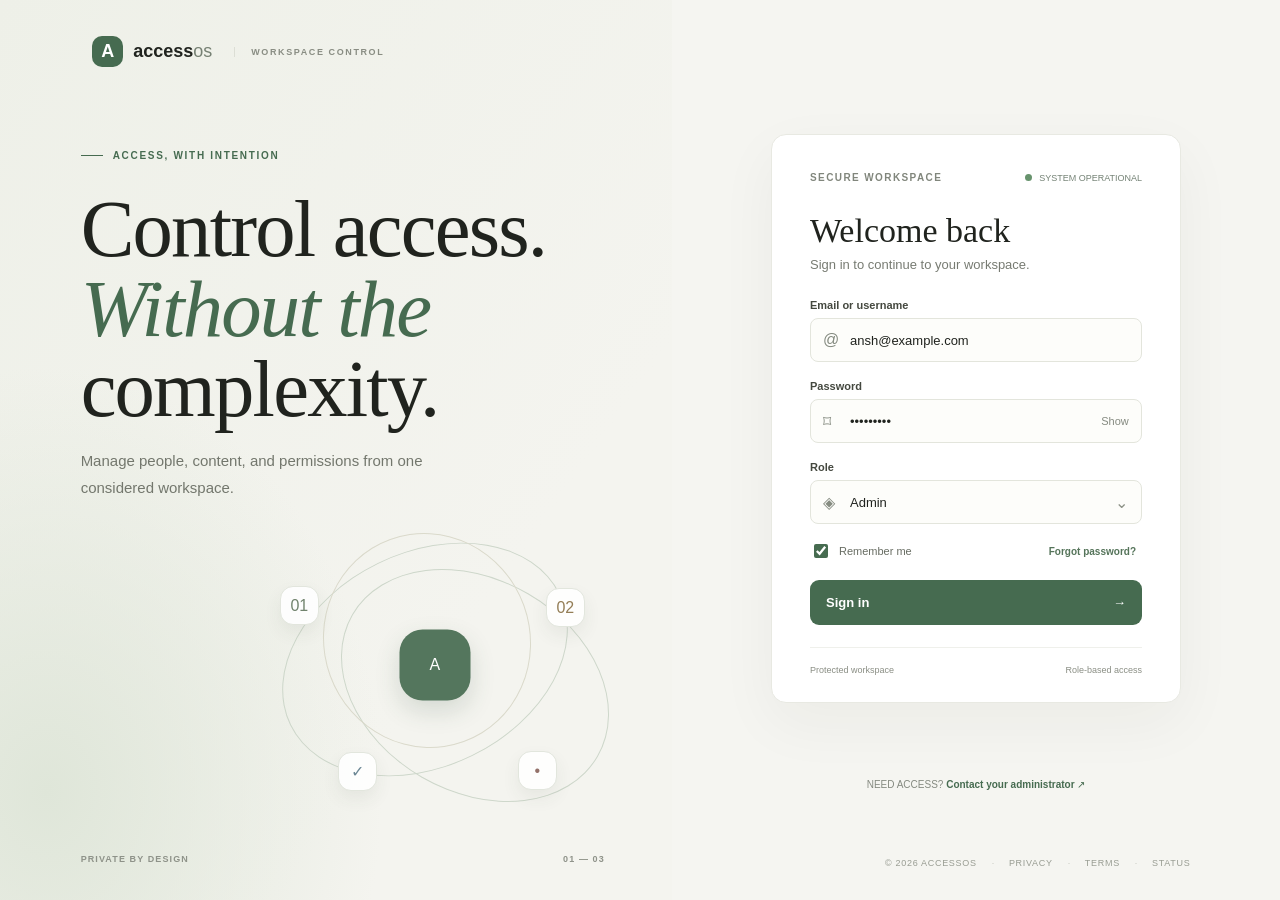
<file: labmst/index.html>
<!doctype html>
<html lang="en">
<head>
  <meta charset="utf-8">
  <meta name="viewport" content="width=device-width, initial-scale=1">
  <meta name="theme-color" content="#f5f5f1">
  <title>AccessOS | Secure workspace</title>
  <link rel="stylesheet" href="css/style.css">
  <link rel="stylesheet" href="css/login.css">
</head>
<body data-page="login">
  <main class="login-layout">
    <div class="login-brand"><span class="brand-mark">A</span><span>access<span class="brand-light">os</span></span><span class="brand-kicker">WORKSPACE CONTROL</span></div>
    <section class="login-story">
      <div class="story-content"><div class="story-kicker">ACCESS, WITH INTENTION</div><h1>Control access.<br><em>Without the</em><br>complexity.</h1><p class="story-copy">Manage people, content, and permissions from one considered workspace.</p></div>
      <div class="artboard" aria-hidden="true"><div class="art-orbit one"></div><div class="art-orbit two"></div><div class="art-orbit three"></div><div class="art-core">A</div><span class="art-node n1">01</span><span class="art-node n2">02</span><span class="art-node n3">✓</span><span class="art-node n4">•</span></div>
      <div class="story-foot"><span>PRIVATE BY DESIGN</span><span>01 — 03</span></div>
    </section>
    <section class="login-side">
      <form class="login-card" id="login-form" novalidate>
        <div class="login-card-top"><span class="eyebrow">SECURE WORKSPACE</span><span class="system-status"><i></i> SYSTEM OPERATIONAL</span></div>
        <h2>Welcome back</h2><p class="login-description">Sign in to continue to your workspace.</p>
        <label class="field-label" for="email">Email or username</label><div class="field-wrap"><span class="field-leading">@</span><input id="email" type="email" autocomplete="username" placeholder="you@company.com" value="ansh@example.com" required></div>
        <label class="field-label" for="password">Password</label><div class="field-wrap"><span class="field-leading">⌑</span><input id="password" type="password" autocomplete="current-password" placeholder="Enter your password" value="workspace" required><button type="button" class="password-toggle" id="toggle-password" aria-label="Show password">Show</button></div>
        <label class="field-label" for="role-select">Role</label><div class="field-wrap role-select-wrap"><span class="field-leading">◈</span><select id="role-select"><option>Admin</option><option>Viewer</option></select><span class="select-caret">⌄</span></div>
        <div class="login-options"><label class="check-label"><input id="remember" type="checkbox" checked> Remember me</label><button class="text-link" type="button" data-action="forgot">Forgot password?</button></div>
        <div class="login-error" id="login-error" role="alert" hidden></div>
        <button class="button primary login-submit" id="login-submit" type="submit"><span>Sign in</span><span aria-hidden="true">→</span></button>
        <div class="login-foot"><span>Protected workspace</span><span>Role-based access</span></div>
      </form>
      <div class="login-contact">NEED ACCESS? <a href="mailto:admin@example.com">Contact your administrator ↗</a></div>
    </section>
    <div class="login-legal"><span>© 2026 ACCESSOS</span><span>PRIVACY</span><span>TERMS</span><span>STATUS</span></div>
  </main>
  <div id="toast-root"></div><div id="dialog-root"></div>
  <script src="js/auth.js"></script><script src="js/permissions.js"></script><script src="js/users.js"></script><script src="js/posts.js"></script><script src="js/activity.js"></script><script src="js/app.js"></script>
</body>
</html>
</file>
<file: labmst/css/style.css>
:root{--bg:#f5f5f1;--surface:#fff;--soft:#f9f9f6;--ink:#20231e;--muted:#777b72;--line:#e7e8e1;--accent:#466b50;--accent-dark:#34543d;--danger:#b4483f;--gold:#b38540;--blue:#50758b;--radius:12px;--motion:180ms cubic-bezier(.2,.7,.2,1);font-family:'DM Sans',sans-serif;color:var(--ink);background:var(--bg);font-synthesis:none}*{box-sizing:border-box}body{margin:0;min-height:100vh;background:var(--bg)}button,input,select,textarea{font:inherit;color:inherit}button{cursor:pointer}button:focus-visible,input:focus-visible,select:focus-visible,textarea:focus-visible,a:focus-visible{outline:3px solid #739776;outline-offset:2px}.sr-only{position:absolute;width:1px;height:1px;padding:0;margin:-1px;overflow:hidden;clip:rect(0,0,0,0);white-space:nowrap;border:0}.icon{width:18px;height:18px;display:inline-block;vertical-align:middle;fill:none;stroke:currentColor;stroke-width:1.7;stroke-linecap:round;stroke-linejoin:round}.button{display:inline-flex;gap:9px;align-items:center;justify-content:center;border:1px solid transparent;border-radius:9px;padding:10px 14px;font-size:13px;font-weight:600;transition:transform var(--motion),background var(--motion),box-shadow var(--motion);white-space:nowrap}.button:hover{transform:translateY(-1px)}.button:active{transform:scale(.98)}.primary{background:var(--accent);color:#fff}.primary:hover{background:var(--accent-dark);box-shadow:0 5px 14px #34543d25}.secondary{background:#fff;border-color:var(--line)}.secondary:hover{background:var(--soft)}.danger{background:var(--danger);color:#fff}.icon-button{width:36px;height:36px;display:inline-grid;place-items:center;border:1px solid transparent;border-radius:9px;background:transparent;color:#656a60}.icon-button:hover{background:#f0f1eb;color:var(--ink)}.brand-mark{width:31px;height:31px;display:grid;place-items:center;border-radius:10px;background:var(--accent);color:#fff}.brand-mark .icon{width:17px}.brand-light{color:#768073;font-weight:400}.eyebrow{font-size:10px;letter-spacing:1.4px;font-weight:700;color:#81867c}.avatar{width:34px;height:34px;display:grid;place-items:center;flex:none;border-radius:50%;font-size:10px;font-weight:700;background:#e4ebe1;color:#55705a}.avatar.rose{background:#f3e6e3;color:#986559}.avatar.blue{background:#e5edf0;color:#547383}.avatar.gold{background:#f3eddd;color:#8d7345}.avatar.small{width:27px;height:27px;font-size:9px}.badge{display:inline-flex;align-items:center;gap:7px;padding:7px 10px;border:1px solid #e1e7df;background:#f4f7f3;border-radius:6px;color:#4d6d53;font-size:9px;font-weight:700;letter-spacing:.65px}.badge.viewer{color:#587281;border-color:#e3e9eb;background:#f3f6f7}.badge i,.live i{width:7px;height:7px;display:inline-block;border-radius:50%;background:#67936d}.status{display:inline-flex;align-items:center;gap:6px;padding:5px 8px;border:1px solid #e5e9e2;border-radius:5px;background:#f5f8f4;color:#58755c;font-size:9px;font-weight:600}.status:before{content:"";width:5px;height:5px;border-radius:50%;background:#729275}.status.draft{background:#f7f3e9;border-color:#eee7d8;color:#98783f}.status.draft:before{background:#b69659}.status.archived{background:#f5f5f3;border-color:#ebebe7;color:#82877e}.status.archived:before{background:#a8ada4}.panel{background:#fff;border:1px solid #e8e9e2;border-radius:11px}.text-link,.inline-link{display:inline-flex;align-items:center;gap:5px;border:0;background:transparent;color:#55745a;font-size:10px;font-weight:600}.inline-link:hover,.text-link:hover{text-decoration:underline}.toast{position:fixed;z-index:80;right:22px;bottom:20px;display:flex;align-items:center;gap:10px;padding:12px 14px;background:#242a23;color:#fff;border-radius:9px;box-shadow:0 12px 36px #1118;font-size:11px;animation:toast-in .2s ease}.toast .icon-button{margin-left:5px;color:#fff}.modal-backdrop{position:fixed;inset:0;z-index:50;display:grid;place-items:center;padding:20px;background:#20261f61;backdrop-filter:blur(2px);animation:fade .15s ease}.modal{position:relative;width:min(100%,430px);padding:26px;background:white;border:1px solid #e7e8e1;border-radius:13px;box-shadow:0 25px 90px #1720162b;animation:modal-in .18s ease}.modal h2{margin:9px 25px 7px 0;font:500 27px/1.15 'Newsreader',Georgia,serif}.modal-copy{margin:0 0 20px;color:#7e8379;font-size:11px;line-height:1.7}.modal-close{position:absolute;right:12px;top:12px}.modal-actions{display:flex;justify-content:flex-end;gap:8px;margin-top:22px}.modal-form{display:grid;gap:14px;margin-top:17px}.modal-field label{display:block;margin-bottom:6px;font-size:9px;color:#74796f;font-weight:600}.modal-field input,.modal-field select,.modal-field textarea{width:100%;min-height:38px;border:1px solid #e5e7df;border-radius:7px;padding:9px 10px;background:#fdfdfa;font-size:11px}.modal-symbol{width:38px;height:38px;display:grid;place-items:center;margin-bottom:15px;border-radius:11px;background:#f8eeec;color:var(--danger)}.modal-symbol.permission{background:#eef3ed;color:#607e63}.modal-body-copy{padding:15px 0;border-block:1px solid var(--line);font-size:11px;line-height:1.7;color:#62685e}.toast-symbol{width:20px;height:20px;display:grid;place-items:center;border-radius:50%;background:#405f43;color:#e8f0e6}.live{display:inline-flex;align-items:center;gap:7px;color:#658068;font-size:9px;letter-spacing:.9px;font-weight:700}.live i{width:6px;height:6px}.activity-item{display:flex;align-items:flex-start;gap:10px;padding:10px 0;border-bottom:1px solid #f0f1ec}.activity-item:last-child{border-bottom:0}.activity-copy{min-width:0;flex:1}.activity-copy p{margin:1px 0 4px;color:#646a60;font-size:10px;line-height:1.5}.activity-copy strong{color:#32372f}.activity-copy b{color:#444a40}.activity-time{font-size:9px;color:#9a9e95}.activity-time i{display:inline-block;width:3px;height:3px;margin:0 6px 2px;border-radius:50%;background:#bec2b9}.empty-state{display:grid;justify-items:center;text-align:center;padding:43px 20px}.empty-icon{width:42px;height:42px;display:grid;place-items:center;margin-bottom:11px;border:1px solid #e8eae3;border-radius:13px;background:#f8f9f5;color:#87947f}.empty-state strong{font:500 19px 'Newsreader',Georgia,serif}.empty-state p{margin:6px 0 13px;color:#858a80;font-size:10px;line-height:1.6}.sr-only{position:absolute}.prototype-note{margin:14px 2px 0;color:#979b92;font-size:9px}.metric-grid{display:grid;grid-template-columns:repeat(4,minmax(0,1fr));gap:13px;margin-bottom:20px}.metric-card{position:relative;min-height:139px;padding:17px 18px;background:#fff;border:1px solid #e8e9e2;border-radius:11px;animation:arrive .45s both}.metric-card:nth-child(2){animation-delay:50ms}.metric-card:nth-child(3){animation-delay:100ms}.metric-card:nth-child(4){animation-delay:150ms}.metric-top{display:flex;align-items:center;justify-content:space-between;color:#84897f;font-size:9px;font-weight:700;letter-spacing:.85px}.metric-icon,.quick-icon{width:30px;height:30px;display:grid;place-items:center;border-radius:8px;background:#edf3ec;color:#57785b}.metric-icon.blue,.quick-icon.blue{background:#edf2f4;color:#5b7e90}.metric-icon.gold,.quick-icon.gold{background:#f5f1e6;color:#a17d43}.metric-icon.rose,.quick-icon.rose{background:#f7efec;color:#a27264}.metric-value{display:block;margin-top:13px;font:500 31px/1 'Newsreader',Georgia,serif}.metric-note{display:flex;gap:5px;margin-top:8px;color:#8a8f85;font-size:9px}.metric-note b{color:#5d8762}.metric-index{position:absolute;right:17px;bottom:16px;font-size:9px;color:#bcc0b7}.page-heading{display:flex;align-items:flex-end;justify-content:space-between;gap:20px;margin-bottom:27px}.page-title-kicker{margin-bottom:10px;font-size:9px;letter-spacing:1.45px;font-weight:700;color:#84897f}.page-heading h1{margin:0;font:500 39px/1.1 'Newsreader',Georgia,serif}.page-heading p{margin:9px 0 0;color:#7a7f75;font-size:12px}.head-actions{display:flex;align-items:center;gap:10px}.dashboard-grid{display:grid;grid-template-columns:1.04fr .96fr;gap:14px;margin-bottom:15px}.quick-panel,.activity-panel,.mini-posts,.audit-panel,.role-card,.settings-section{padding:20px 21px}.panel-heading{display:flex;align-items:flex-end;justify-content:space-between;margin-bottom:15px}.panel-overline{font-size:9px;letter-spacing:1.2px;font-weight:700;color:#8a8f85}.panel-heading h2{margin:5px 0 0;font:500 21px/1.15 'Newsreader',Georgia,serif}.panel-index{font-size:9px;color:#b1b5ac}.quick-action{height:54px;width:100%;display:flex;align-items:center;gap:11px;border:0;border-bottom:1px solid #f0f1ec;background:#fff;text-align:left;padding:0 1px;transition:padding var(--motion)}.quick-action:last-child{border-bottom:0}.quick-action:hover{padding-left:5px}.quick-text{flex:1}.quick-text strong{display:block;font-size:11px}.quick-text small{display:block;margin-top:3px;font-size:9px;color:#898e84}.quick-end{color:#a0a59b}.mini-post-row{display:flex;align-items:center;gap:12px;min-height:48px;border-top:1px solid #f0f1ec}.mini-post-row:first-of-type{border-top:0}.post-marker{width:4px;height:26px;border-radius:3px;background:#729176}.mini-post-title{flex:1;min-width:0;border:0;background:transparent;text-align:left}.mini-post-title strong{display:block;font-size:10px}.mini-post-title small{display:block;margin-top:4px;color:#898e84;font-size:9px}.toolbar{display:flex;align-items:center;justify-content:space-between;gap:12px;margin:4px 0 13px}.tabs{display:flex;align-items:center;gap:3px;overflow:auto}.tab{display:inline-flex;align-items:center;gap:7px;white-space:nowrap;border:0;border-radius:7px;padding:8px 10px;background:transparent;color:#858a80;font-size:10px}.tab.active{background:#fff;border:1px solid #e7e8e1;color:#384138;font-weight:600}.results-count{color:#969a92;font-size:9px;white-space:nowrap}.table-panel{overflow:visible}.table-wrap{width:100%;overflow:visible}.data-table{width:100%;border-collapse:collapse;text-align:left}.data-table th{height:40px;padding:0 15px;border-bottom:1px solid #eceee8;color:#90958b;font-size:8px;letter-spacing:.75px;font-weight:700;white-space:nowrap}.data-table td{height:65px;padding:9px 15px;border-bottom:1px solid #f0f1ec;font-size:10px}.data-table tbody tr:last-child td{border-bottom:0}.data-table tbody tr:hover{background:#fbfcf9}.user-cell{display:flex;align-items:center;gap:10px;min-width:195px}.user-cell strong{display:block;font-size:10px}.user-cell a{display:block;margin-top:4px;color:#8a8f85;font-size:9px;text-decoration:none}.role-label{display:inline-flex;align-items:center;gap:6px;color:#60765f;font-size:9px;font-weight:600}.role-label:before{content:"";width:6px;height:6px;border-radius:50%;background:#779276}.role-label.viewer{color:#647985}.role-label.viewer:before{background:#7a929f}.last-active,.post-author{color:#7c8278;white-space:nowrap}.row-actions{position:relative;text-align:right;width:40px}.row-menu{position:absolute;z-index:15;right:12px;top:47px;min-width:174px;padding:5px;background:white;border:1px solid #e6e8e0;border-radius:8px;box-shadow:0 10px 30px #20291b17}.row-menu button{width:100%;display:block;padding:9px 10px;border:0;border-radius:5px;background:transparent;text-align:left;font-size:10px}.row-menu button:hover{background:#f4f5f0}.delete-option{color:var(--danger)}.table-footer{display:flex;justify-content:space-between;padding:11px 15px;border-top:1px solid #eceee8;color:#999d94;font-size:9px}.post-cell{min-width:250px}.post-cell button,.article-title{display:block;max-width:370px;overflow:hidden;text-overflow:ellipsis;white-space:nowrap;padding:0;border:0;background:transparent;font-size:10px;font-weight:600;text-align:left}.post-cell button:hover,.article-title:hover{color:var(--accent)}.post-cell span{display:block;margin-top:5px;font-size:9px;color:#92968d}.tiny-action{border:0;background:transparent;padding:6px 7px;color:#697066;font-size:9px;border-radius:5px}.tiny-action:hover{background:#f0f1eb}.post-inline-actions{display:flex;align-items:center;justify-content:flex-end;gap:3px}.audit-date{display:flex;justify-content:space-between;padding-bottom:10px;border-bottom:1px solid #eaebe5;color:#959990;font-size:9px;font-weight:700;letter-spacing:.85px}.audit-entry{display:flex;align-items:center;gap:13px;min-height:66px;border-bottom:1px solid #f0f1ec}.audit-entry:last-child{border-bottom:0}.role-grid{display:grid;grid-template-columns:1fr 1fr;gap:15px}.role-card.admin-card{border-top:2px solid #739074}.role-card.viewer-card{border-top:2px solid #879da5}.role-card-top{display:flex;align-items:center;gap:10px}.role-symbol{width:34px;height:34px;display:grid;place-items:center;border-radius:9px;background:#e9f0e8;color:#58755c}.role-kind{font-size:9px;letter-spacing:.7px;font-weight:700;color:#59735b}.role-scope{margin-left:auto;font-size:9px;color:#969b91}.role-card h2{margin:20px 0 4px;font:500 27px 'Newsreader',Georgia,serif}.role-card h3{margin:0;font-size:11px}.role-card>p{margin:8px 0 21px;color:#81867c;font-size:10px;line-height:1.6}.permission-heading{display:flex;justify-content:space-between;padding:11px 0;border-block:1px solid #eceee8;color:#8c9187;font-size:8px;letter-spacing:.8px;font-weight:700}.permission-list{list-style:none;padding:0;margin:4px 0 0}.permission-list li{height:34px;display:flex;align-items:center;gap:9px;font-size:10px}.perm-check,.perm-off{width:17px;height:17px;display:grid;place-items:center;border-radius:50%;background:#edf4ec;color:#648267}.perm-off{border:1px solid #e6e7e1;background:transparent;color:#b7bbb3}.admin-only{margin-left:auto;color:#aaa;letter-spacing:.6px;font-size:7px}.policy-note{display:flex;align-items:center;gap:12px;padding:15px 17px;margin-top:15px}.policy-note div{flex:1}.policy-note strong{font-size:10px}.policy-note p{margin:4px 0 0;color:#858a80;font-size:9px}.settings-layout{display:grid;grid-template-columns:170px minmax(0,1fr);gap:17px}.settings-nav{display:grid;gap:4px;position:sticky;top:18px}.settings-nav a{display:flex;align-items:center;gap:9px;padding:10px;border-radius:7px;text-decoration:none;color:#7a8076;font-size:10px}.settings-nav a:hover,.settings-nav a.selected{background:#eaf0e9;color:#466b50}.settings-sections{display:grid;gap:14px}.settings-title{display:flex;align-items:center;justify-content:space-between;padding-bottom:15px;border-bottom:1px solid #eceee8}.settings-title h2{margin:5px 0 0;font:500 21px 'Newsreader',Georgia,serif}.settings-form{display:grid;grid-template-columns:1fr 1fr;gap:13px;padding-top:16px}.settings-field label{display:block;margin-bottom:6px;font-size:9px;color:#74796f}.settings-field input{width:100%;min-height:37px;border:1px solid #e5e7df;border-radius:7px;padding:9px 10px;background:#fdfdfa;font-size:10px}.setting-row{display:flex;align-items:center;gap:11px;padding:13px 0;border-bottom:1px solid #eff0eb}.setting-row:last-child{border:0}.setting-row-icon{width:28px;height:28px;display:grid;place-items:center;border-radius:8px;background:#f1f3ee;color:#73806f}.setting-copy{flex:1}.setting-copy strong{display:block;font-size:10px}.setting-copy small{display:block;margin-top:4px;color:#858a80;font-size:9px}.shell-footer{display:flex;justify-content:space-between;padding:13px 5.1% 17px;color:#a0a49b;font-size:9px}.read-only-banner{display:flex;justify-content:space-between;align-items:center;padding:14px 16px;margin-bottom:19px;border:1px solid #e1e8e8;background:#f0f5f4;border-radius:9px}.read-only-banner>div{display:flex;align-items:center;gap:10px}.read-only-banner strong,.read-only-banner small{display:block}.read-only-banner strong{font-size:10px}.read-only-banner small{margin-top:3px;color:#79877f;font-size:9px}.read-only-tag{font-size:9px;letter-spacing:.8px;color:#6c8588;font-weight:700}.viewer-layout{display:grid;grid-template-columns:minmax(0,1fr) 250px;gap:15px}.viewer-posts{padding:19px 22px}.post-article{padding:17px 0;border-top:1px solid #eff0eb}.post-article:first-of-type{border-top:0;padding-top:3px}.article-meta{display:flex;justify-content:space-between;align-items:center;color:#8c9188;font-size:9px}.article-meta span:first-child{display:flex;align-items:center;gap:7px}.article-title{margin:12px 0 6px;font:500 22px/1.2 'Newsreader',Georgia,serif}.article-summary{margin:0;color:#777d73;font-size:11px;line-height:1.7}.article-more{display:flex;gap:6px;margin-top:11px;padding:0;border:0;background:transparent;color:#55745a;font-size:10px;font-weight:600}.viewer-rail{display:grid;align-content:start;gap:13px}.pinned-panel,.access-card{padding:18px}.pinned-item{display:block;width:100%;padding:11px 0;border:0;border-top:1px solid #eff0eb;background:transparent;text-align:left;font-size:10px;font-weight:600}.pinned-item span{display:block;margin-top:5px;color:#92968d;font-size:9px;font-weight:400}.access-card{border:1px solid #e4e9e3;border-radius:10px;background:#f2f5ef}.access-card strong{display:block;margin-top:11px;font-size:11px}.access-card p{font-size:10px;line-height:1.6;color:#777d73}.access-card button{border:0;background:transparent;color:#527356;font-size:9px;font-weight:600}.mobile-menu,.mobile-scrim{display:none}@keyframes arrive{from{opacity:0;transform:translateY(12px)}to{opacity:1;transform:translateY(0)}}@keyframes fade{from{opacity:0}to{opacity:1}}@keyframes modal-in{from{opacity:0;transform:scale(.98) translateY(4px)}to{opacity:1;transform:scale(1) translateY(0)}}@keyframes toast-in{from{opacity:0;transform:translateY(8px)}to{opacity:1;transform:translateY(0)}}
@media(max-width:1000px){.shell{grid-template-columns:218px minmax(0,1fr)}.metric-grid{grid-template-columns:repeat(2,minmax(0,1fr))}.viewer-layout{grid-template-columns:minmax(0,1fr) 215px}.data-table th,.data-table td{padding-inline:10px}}
@media(max-width:760px){.shell{display:block}.sidebar{position:fixed;left:0;top:0;bottom:0;width:260px;height:100vh;transform:translateX(-102%);transition:transform .23s ease;box-shadow:10px 0 40px #1d241c12;z-index:11}.sidebar.open{transform:translateX(0)}.mobile-scrim:not([hidden]){display:block;position:fixed;inset:0;z-index:10;border:0;background:#1e251d66}.mobile-menu{display:inline-grid}.topbar{padding:0 17px}.content-wrap{padding:29px 18px 18px}.page-heading{align-items:flex-start}.page-heading h1{font-size:34px}.dashboard-grid,.role-grid{grid-template-columns:1fr}.viewer-layout{grid-template-columns:1fr}.viewer-rail{grid-template-columns:1fr 1fr}.toolbar{align-items:flex-start;flex-direction:column}.data-table thead{display:none}.data-table,.data-table tbody,.data-table tr,.data-table td{display:block;width:100%}.data-table tbody{padding:0 13px}.data-table tbody tr{position:relative;display:grid;grid-template-columns:1fr auto;gap:7px 10px;padding:13px 0;border-bottom:1px solid #eff0eb}.data-table td{height:auto;min-height:0;padding:0;border:0}.data-table td:first-child{grid-column:1}.data-table td:nth-child(2),.data-table td:nth-child(3),.data-table td:nth-child(4){grid-column:1;padding-left:44px}.data-table td:last-child{position:absolute;right:0;top:11px}.data-table th:last-child{display:none}.settings-layout{grid-template-columns:1fr}.settings-nav{position:static;display:flex;overflow:auto}.settings-form{grid-template-columns:1fr}.shell-footer{padding:12px 18px 16px}.mobile-scrim[hidden]{display:none!important}}
@media(max-width:440px){.content-wrap{padding:25px 14px 16px}.page-heading h1{font-size:31px}.metric-grid{gap:9px}.metric-card{padding:12px;min-height:113px}.metric-value{font-size:27px}.viewer-rail{grid-template-columns:1fr}.modal{padding:23px 20px}.shell-footer span:last-child{display:none}}
@media(prefers-reduced-motion:reduce){*,*::before,*::after{scroll-behavior:auto!important;animation-duration:.01ms!important;animation-iteration-count:1!important;transition-duration:.01ms!important}}
.action-menu-list{display:grid;gap:2px;margin-top:18px}
.action-menu-list button{width:100%;min-height:40px;display:flex;align-items:center;padding:0 11px;border:0;border-bottom:1px solid #eff0eb;border-radius:6px;background:#fff;color:#42483f;text-align:left;font-size:12px;font-weight:500;cursor:pointer;transition:background var(--motion),color var(--motion)}
.action-menu-list button:hover{background:#f5f7f2;color:var(--accent-dark)}
.action-menu-list button:focus-visible{position:relative;outline-offset:-2px}
.action-menu-list button.danger-text{color:var(--danger)}
.action-menu-list button.danger-text:hover{background:#fbefed;color:#9e3932}
</file>
<file: labmst/css/login.css>
body.login-page{background:#f5f5f1}.login-layout{min-height:100vh;display:grid;grid-template-columns:minmax(0,1.05fr) minmax(430px,.95fr);position:relative;overflow:hidden}.login-brand{position:absolute;left:7.2%;top:36px;display:flex;align-items:center;gap:10px;font-weight:700;font-size:18px;z-index:2}.brand-kicker{margin-left:12px;padding-left:16px;border-left:1px solid #dcded5;font-size:9px;letter-spacing:1.6px;color:#898d83}.login-story{position:relative;padding:150px 8vw 72px 12%;overflow:hidden;min-height:100vh;background:linear-gradient(125deg,#eef0e8,#f4f4ef 70%)}.login-story:before{content:"";position:absolute;inset:0;background:radial-gradient(ellipse at 7% 88%,#dfe6d9 0,transparent 38%);pointer-events:none}.story-content{position:relative;z-index:1;max-width:580px}.story-kicker{display:flex;align-items:center;gap:10px;color:var(--accent);font-size:10px;font-weight:700;letter-spacing:1.7px}.story-kicker:before{content:"";width:22px;height:1px;background:var(--accent)}.login-story h1{font:500 clamp(48px,6.3vw,84px)/.99 'Newsreader',Georgia,serif;letter-spacing:-1.8px;margin:28px 0 20px}.login-story h1 em{color:var(--accent);font-weight:500}.story-copy{font-size:15px;color:#73776d;line-height:1.75;max-width:385px}.artboard{position:absolute;width:340px;height:255px;right:10%;bottom:12%;opacity:.92}.art-orbit{position:absolute;border:1px solid #cbd5c8;border-radius:50%;transform:rotate(-26deg)}.art-orbit.one{inset:15px 30px 25px 10px}.art-orbit.two{inset:42px -12px 0 68px;transform:rotate(30deg)}.art-orbit.three{inset:0 70px 48px 54px;transform:rotate(70deg);border-color:#d9d8c9}.art-core{position:absolute;left:50%;top:50%;width:71px;height:71px;transform:translate(-50%,-50%);display:grid;place-items:center;border-radius:23px;background:#476c51;color:white;box-shadow:0 10px 25px #36533d2c}.art-core .icon{width:29px;height:29px}.art-node{position:absolute;width:39px;height:39px;display:grid;place-items:center;border-radius:13px;background:#fff;border:1px solid #e1e5dc;color:#667a63;box-shadow:0 8px 18px #38453212}.art-node.n1{left:15px;top:49px}.art-node.n2{right:20px;top:51px;color:#8c7449}.art-node.n3{left:73px;bottom:1px;color:#607e8d}.art-node.n4{right:48px;bottom:2px;color:#8b665e}.story-foot{position:absolute;left:12%;right:10%;bottom:36px;display:flex;justify-content:space-between;color:#8e9289;font-size:9px;letter-spacing:1.1px;font-weight:700}.login-side{display:grid;place-items:center;padding:106px 7vw 82px}.login-card{width:min(100%,410px);padding:37px 38px 27px;background:#fff;border:1px solid #e8e9e2;border-radius:15px;box-shadow:0 20px 60px #20291b0c;animation:arrive .6s cubic-bezier(.2,.7,.2,1) both}.login-card-top{display:flex;justify-content:space-between;align-items:center;margin-bottom:29px}.system-status{font-size:9px;color:#738174;display:flex;align-items:center;gap:7px}.system-status i{width:7px;height:7px;border-radius:50%;background:#67936d}.login-card h2{font:500 34px/1.12 'Newsreader',Georgia,serif;margin:0 0 7px}.login-description{font-size:13px;color:var(--muted);margin:0 0 27px}.field-label{display:block;margin:18px 0 7px;font-size:11px;font-weight:600;color:#44483f}.field-wrap{position:relative;display:flex;align-items:center}.field-leading{position:absolute;left:13px;color:#858b80}.field-wrap input,.field-wrap select{width:100%;height:44px;border:1px solid #e3e5dc;border-radius:8px;background:#fdfdfa;padding:0 40px;color:var(--ink);font-size:13px}.field-wrap input{padding-left:39px}.field-wrap input:focus,.field-wrap select:focus{outline:0;border-color:#87a38b;box-shadow:0 0 0 3px #7293761c}.role-select-wrap select{appearance:none;padding-left:39px;cursor:pointer}.select-caret{position:absolute;right:14px;pointer-events:none;color:#8b9085}.password-toggle{position:absolute;right:7px;width:32px;height:32px;display:grid;place-items:center;border:0;background:transparent;color:#858a80}.login-options{display:flex;justify-content:space-between;align-items:center;margin:17px 0 19px;font-size:11px}.check-label{display:flex;align-items:center;gap:8px;color:#676c62}.check-label input{accent-color:var(--accent);width:14px;height:14px}.login-submit{width:100%;height:45px;justify-content:space-between;padding:0 15px}.login-submit:disabled{opacity:.72}.login-error{font-size:11px;color:var(--danger);padding:9px 10px;background:#fbefed;border-radius:7px;margin:-7px 0 13px}.login-error[hidden]{display:none}.login-foot{display:flex;justify-content:space-between;margin-top:22px;padding-top:17px;border-top:1px solid #eff0eb;color:#8a8e84;font-size:9px}.login-foot span{display:flex;align-items:center;gap:6px}.login-contact{margin-top:19px;font-size:10px;color:#858a80;text-align:center}.login-contact a{color:var(--accent);font-weight:600;text-decoration:none}.login-legal{position:absolute;right:7%;bottom:32px;display:flex;gap:15px;color:#989c92;font-size:9px;letter-spacing:.7px}.login-legal span+span:before{content:"·";margin-right:14px;color:#c3c6be}.button-spinner{width:14px;height:14px;border:2px solid #ffffff70;border-top-color:white;border-radius:50%;animation:spin .65s linear infinite}@keyframes spin{to{transform:rotate(360deg)}}
@media(max-width:760px){.login-layout{grid-template-columns:1fr;min-height:100svh}.login-brand{left:22px;top:20px}.brand-kicker{display:none}.login-story{min-height:0;padding:106px 25px 36px}.login-story h1{font-size:51px;margin:19px 0 11px}.story-copy{max-width:340px;font-size:12px}.artboard{width:210px;height:155px;right:-15px;bottom:6px;opacity:.45;transform:scale(.8);transform-origin:right bottom}.story-foot{display:none}.login-side{padding:28px 20px 76px}.login-card{padding:28px 25px 23px}.login-card-top{margin-bottom:22px}.login-card h2{font-size:30px}.login-contact{margin-top:14px}.login-legal{right:20px;bottom:21px;left:20px;justify-content:center}}
@media(max-width:440px){.login-story{padding-top:92px;padding-bottom:23px}.login-story h1{font-size:43px}.story-copy{font-size:11px;max-width:300px}.artboard{width:155px;right:-25px;bottom:-10px;opacity:.28}.login-side{padding-top:19px}.login-card{padding:24px 20px 20px}.login-card-top{align-items:flex-start;gap:10px}}
.password-toggle{right:8px;width:38px;padding:0;white-space:nowrap;font-size:11px}
</file>
<file: labmst/css/dashboard.css>
/* Page-specific refinements layered over the shared design system. */
.shell{min-height:100vh;display:grid;grid-template-columns:244px minmax(0,1fr)}
.sidebar{height:100vh;position:sticky;top:0;padding:24px 15px 16px;background:#fbfbf8;border-right:1px solid var(--line);display:flex;flex-direction:column;z-index:10}
.side-brand{height:33px;display:flex;align-items:center;gap:9px;padding:0 10px;border:0;background:transparent;color:var(--ink);font-weight:700;font-size:16px;text-align:left;text-decoration:none}
.side-brand:hover{text-decoration:none}.side-brand .brand-mark{width:27px;height:27px;border-radius:8px}
.workspace-switch{display:flex;align-items:center;gap:10px;padding:12px 10px;margin:29px 0 28px;background:#f2f3ed;border:1px solid #ebede5;border-radius:9px}
.workspace-initial{width:30px;height:30px;display:grid;place-items:center;background:#fff;border:1px solid var(--line);border-radius:8px;font:600 15px Georgia,serif}
.workspace-name{font-size:11px;font-weight:600;flex:1}.workspace-name small{display:block;color:#888d83;font-size:9px;font-weight:400;margin-top:3px}.workspace-chevron{color:#8f9389}
.nav-section-label{font-size:9px;letter-spacing:1.2px;font-weight:700;color:#969a91;padding:0 11px;margin-bottom:9px}.side-nav{display:grid;gap:3px}
.nav-link{height:38px;width:100%;display:flex;align-items:center;gap:11px;padding:0 11px;border:0;border-radius:8px;background:transparent;color:#70756b;text-align:left;font-size:12px;text-decoration:none;transition:background var(--motion),color var(--motion)}
.nav-link:hover{background:#f0f1eb;color:var(--ink);text-decoration:none}.nav-link.active{background:#eaf0e9;color:#3d6146;font-weight:600}.nav-count{margin-left:auto;color:#8d9389;font-size:10px}
.sidebar-spacer{flex:1}.role-panel{display:flex;align-items:center;gap:10px;padding:12px 10px;margin-bottom:12px;border:1px solid #e5e9e1;background:#f5f7f2;border-radius:9px}.role-panel.viewer{border-color:#e7e8e3;background:#f7f7f4}.role-panel-icon{width:28px;height:28px;display:grid;place-items:center;border-radius:8px;color:var(--accent);background:#e6eee5}.role-panel.viewer .role-panel-icon{color:#607886;background:#eaf0f2}.role-panel-text{flex:1}.role-panel strong{display:block;font-size:9px;letter-spacing:1px}.role-panel small{display:block;color:#7f857b;font-size:9px;margin-top:3px}.role-dot{width:6px;height:6px;border-radius:50%;background:#729075}
.profile-row{display:flex;align-items:center;gap:9px;padding:10px 5px 0;border-top:1px solid var(--line)}.profile-copy{min-width:0;flex:1}.profile-copy strong{display:block;overflow:hidden;text-overflow:ellipsis;white-space:nowrap;font-size:10px}.profile-copy span{display:block;margin-top:3px;color:#858a80;font-size:9px;overflow:hidden;text-overflow:ellipsis}
.shell-main{min-width:0;display:flex;flex-direction:column}.topbar{height:62px;display:flex;align-items:center;justify-content:space-between;padding:0 4.1%;background:#fbfbf8;border-bottom:1px solid var(--line)}
.breadcrumbs{display:flex;align-items:center;gap:10px;font-size:11px;color:#888d83}.breadcrumbs strong{color:#3b4038;font-weight:600}.crumb-divider{color:#c1c4bc}.top-actions{display:flex;align-items:center;gap:12px}
.global-search{height:34px;width:205px;display:flex;align-items:center;gap:8px;padding:0 9px;border:1px solid #e8e9e2;border-radius:7px;background:#fff;color:#8c9187}.global-search input{min-width:0;width:100%;border:0;outline:0;font-size:10px;background:transparent;color:var(--ink)}.global-search kbd{white-space:nowrap;border:1px solid #e7e8e2;border-radius:4px;padding:2px 4px;font-size:8px;color:#94988f}.notification{position:relative}.notification:after{content:"";position:absolute;right:8px;top:8px;width:5px;height:5px;background:#c57b60;border:1px solid #fbfbf8;border-radius:50%}.top-divider{height:23px;width:1px;background:var(--line)}
.content-wrap{width:min(1100px,100%);padding:39px 5.1% 20px;margin:0 auto;flex:1;animation:arrive .3s ease both}.mobile-menu,.mobile-scrim{display:none}
.quick-list a.quick-action{color:inherit;text-decoration:none}.quick-list a.quick-action:visited{color:inherit}.quick-list a.quick-action:hover{color:var(--ink);background:#fbfcf9}
@media(max-width:1000px){.shell{grid-template-columns:218px minmax(0,1fr)}.content-wrap{padding-left:4%;padding-right:4%}.topbar{padding:0 4%}}
.quick-list a.quick-action {
  color: inherit;
  text-decoration: none;
}

.quick-list a.quick-action:visited {
  color: inherit;
}

.quick-list a.quick-action:hover {
  color: var(--ink);
  background: #fbfcf9;
}

@media (max-width: 760px) {
  .shell {
    display: block;
  }

  .sidebar {
    position: fixed;
    left: 0;
    top: 0;
    bottom: 0;
    width: 260px;
    height: 100vh;
    transform: translateX(-102%);
    z-index: 11;
  }

  .sidebar.open {
    transform: translateX(0);
  }

  .mobile-menu {
    display: inline-grid;
  }

  .mobile-scrim[hidden] {
    display: none !important;
  }

  .mobile-scrim:not([hidden]) {
    display: block;
    position: fixed;
    inset: 0;
    z-index: 10;
    border: 0;
    background: #1e251d66;
  }

  .topbar {
    height: 57px;
    padding: 0 17px;
    justify-content: flex-start;
    gap: 11px;
    min-width: 0;
  }

  .breadcrumbs {
    flex: 1;
    min-width: 0;
    font-size: 10px;
  }

  .top-actions {
    gap: 5px;
    min-width: 0;
  }

  .global-search {
    width: 34px;
    flex: none;
    border: 0;
    background: transparent;
    padding: 0;
    justify-content: center;
  }

  .global-search input,
  .global-search kbd {
    display: none;
  }

  .top-divider {
    margin: 0 4px;
  }

  .content-wrap {
    width: 100%;
    min-width: 0;
    overflow: hidden;
  }

  .table-panel,
  .table-wrap {
    min-width: 0;
    max-width: 100%;
    overflow: hidden;
  }

  .data-table tbody tr {
    min-width: 0;
  }

  .data-table .post-cell,
  .users-table .user-cell {
    min-width: 0;
    max-width: 100%;
  }

  .post-title {
    max-width: calc(100vw - 100px);
  }
}
</file>
